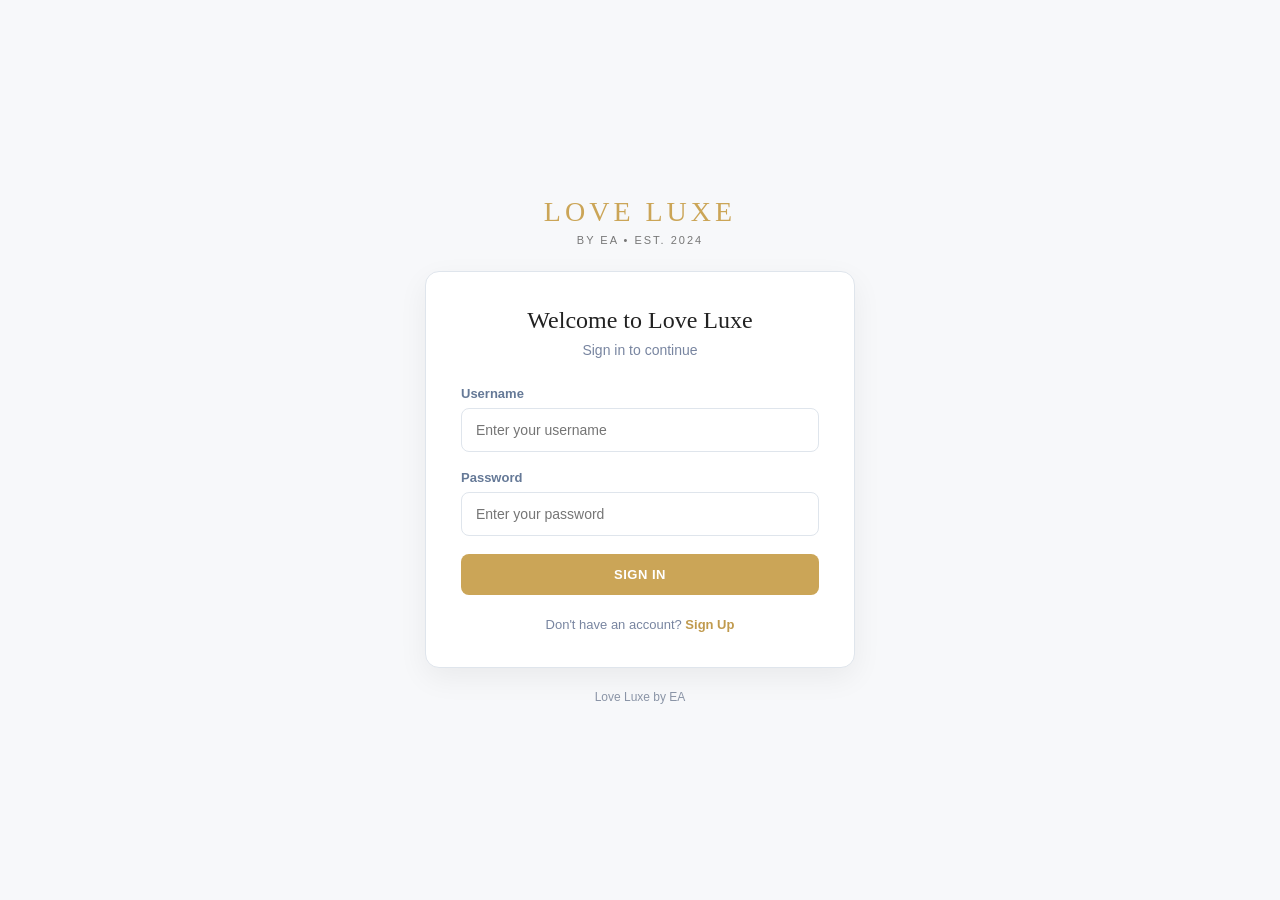
<file: index.html>
<!DOCTYPE html>
<html lang="en">
<head>
    <meta charset="UTF-8">
    <meta name="viewport" content="width=device-width, initial-scale=1.0">
    <title>Love Luxe - Sign In</title>
    <link rel="stylesheet" href="style.css">
</head>

<body>

    <div class="login-container">

        <div class="brand">
            <h1>LOVE LUXE</h1>
            <p>BY EA • EST. 2024</p>
        </div>

        <div class="login-card">

            <h2>Welcome to Love Luxe</h2>
            <p class="subtitle">Sign in to continue</p>

            <form id="loginForm">

                <label for="username">Username</label>
                <input
                    type="text"
                    id="username"
                    placeholder="Enter your username"
                    required
                >

                <label for="password">Password</label>
                <input
                    type="password"
                    id="password"
                    placeholder="Enter your password"
                    required
                >

                <button type="submit">SIGN IN</button>

            </form>

            <p id="loginMessage"></p>

            <div class="signup-text">
                Don't have an account?
                <a href="signup.html">Sign Up</a>
            </div>

        </div>

        <p class="footer">Love Luxe by EA</p>

    </div>

    <script src="script.js"></script>

</body>
</html>
</file>
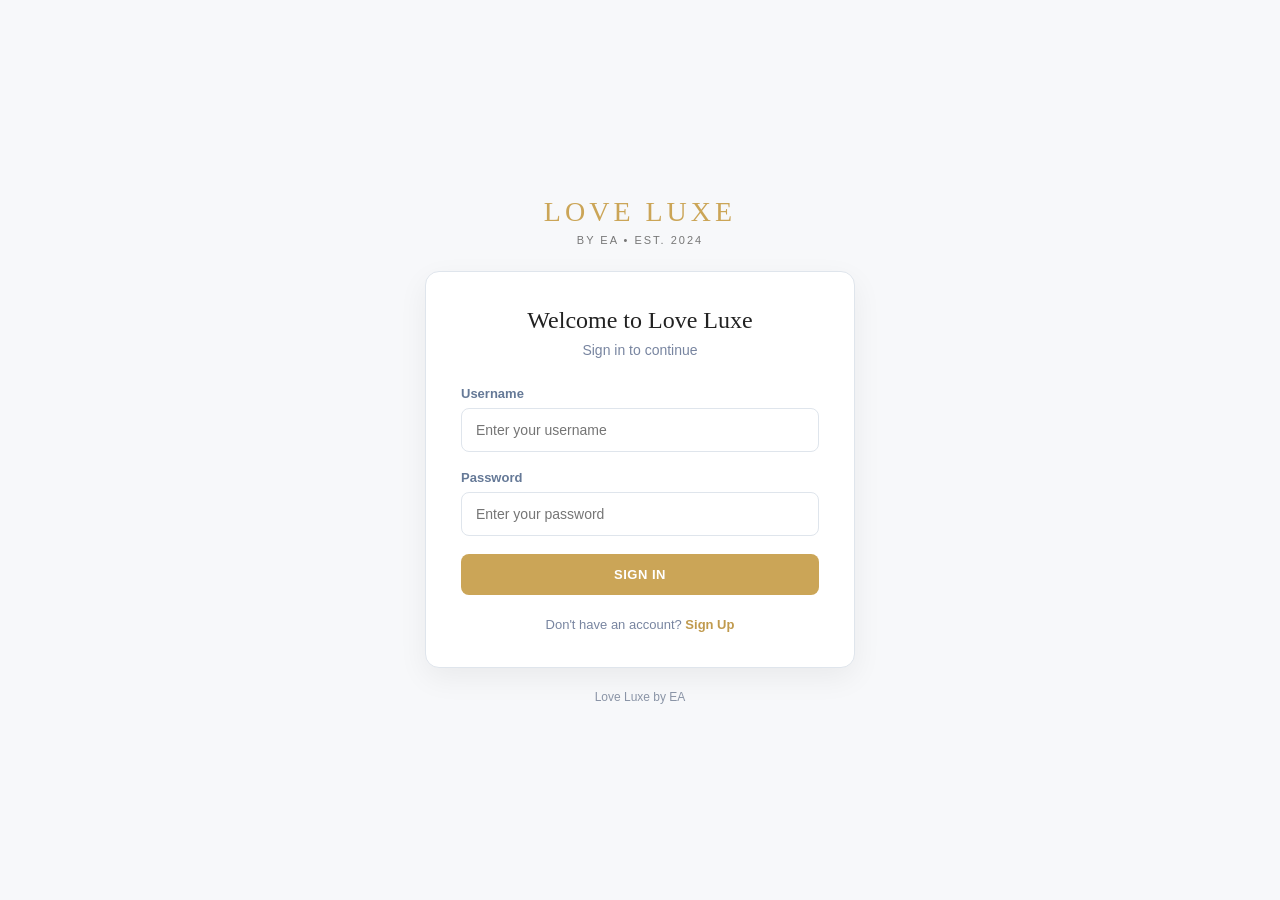
<file: customer.html>
<!DOCTYPE html>
<html lang="en">
<head>
    <meta charset="UTF-8">
    <meta name="viewport" content="width=device-width, initial-scale=1.0">
    <title>Love Luxe - Customer</title>
    <link rel="stylesheet" href="style.css">
</head>

<body>

    <div class="customer-page">

        <div class="customer-header">

            <div class="customer-brand">
                <h1>LOVE LUXE</h1>
                <p>BY EA • EST. 2024</p>
            </div>

            <button class="logout-button" onclick="logout()">
                LOG OUT
            </button>

        </div>

        <div class="customer-content">

            <div class="customer-card">

                <p class="small-title">CUSTOMER ACCOUNT</p>

                <h2 id="welcomeCustomer">
                    Welcome!
                </h2>

                <p>
                    Welcome to Love Luxe. You can browse our products,
                    place orders and manage your customer account.
                </p>

                <div class="customer-actions">

                    <div class="action-card">
                        <h3>Products</h3>
                        <p>Browse our available products.</p>
                        <button>VIEW PRODUCTS</button>
                    </div>

                    <div class="action-card">
                        <h3>My Orders</h3>
                        <p>View your orders and transactions.</p>
                        <button>MY ORDERS</button>
                    </div>

                    <div class="action-card">
                        <h3>Appointments</h3>
                        <p>Book and manage your appointments.</p>
                        <button>APPOINTMENTS</button>
                    </div>

                </div>

            </div>

        </div>

    </div>

    <script src="script.js"></script>

</body>
</html>
</file>
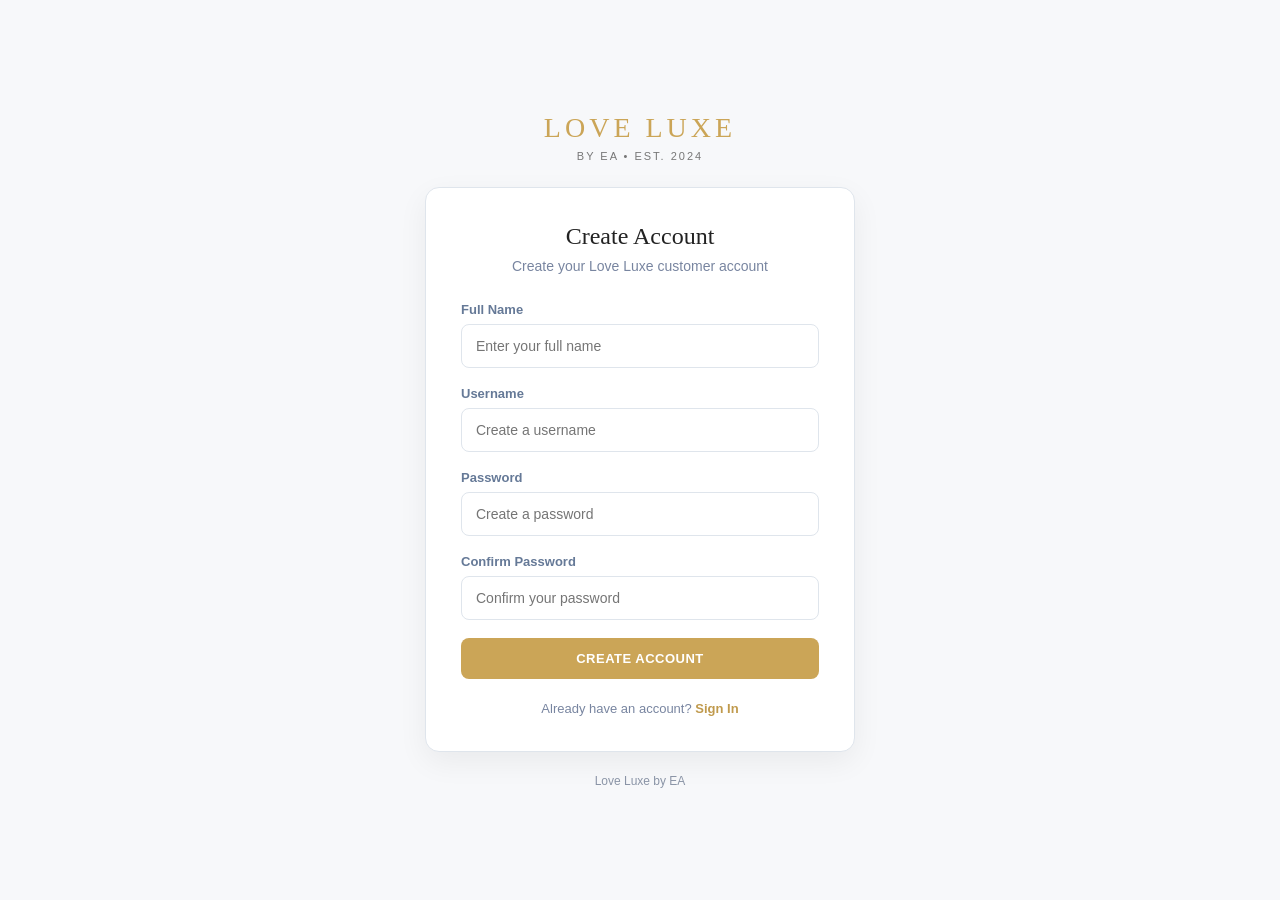
<file: signup.html>
<!DOCTYPE html>
<html lang="en">
<head>
    <meta charset="UTF-8">
    <meta name="viewport" content="width=device-width, initial-scale=1.0">
    <title>Love Luxe - Sign Up</title>
    <link rel="stylesheet" href="style.css">
</head>

<body>

    <div class="login-container">

        <div class="brand">
            <h1>LOVE LUXE</h1>
            <p>BY EA • EST. 2024</p>
        </div>

        <div class="login-card">

            <h2>Create Account</h2>
            <p class="subtitle">Create your Love Luxe customer account</p>

            <form id="signupForm">

                <label for="fullName">Full Name</label>
                <input
                    type="text"
                    id="fullName"
                    placeholder="Enter your full name"
                    required
                >

                <label for="newUsername">Username</label>
                <input
                    type="text"
                    id="newUsername"
                    placeholder="Create a username"
                    required
                >

                <label for="newPassword">Password</label>
                <input
                    type="password"
                    id="newPassword"
                    placeholder="Create a password"
                    required
                >

                <label for="confirmPassword">Confirm Password</label>
                <input
                    type="password"
                    id="confirmPassword"
                    placeholder="Confirm your password"
                    required
                >

                <button type="submit">CREATE ACCOUNT</button>

            </form>

            <p id="signupMessage"></p>

            <div class="signup-text">
                Already have an account?
                <a href="index.html">Sign In</a>
            </div>

        </div>

        <p class="footer">Love Luxe by EA</p>

    </div>

    <script src="script.js"></script>

</body>
</html>
</file>
<file: style.css>
* {
    box-sizing: border-box;
    margin: 0;
    padding: 0;
}

body {
    font-family: Arial, Helvetica, sans-serif;
    background: #f7f8fa;
    color: #172333;
    min-height: 100vh;
}

/* LOGIN AND SIGNUP */

.login-container {
    min-height: 100vh;
    display: flex;
    flex-direction: column;
    align-items: center;
    justify-content: center;
    padding: 30px 20px;
}

.brand {
    text-align: center;
    margin-bottom: 25px;
}

.brand h1 {
    font-family: Georgia, serif;
    font-size: 28px;
    font-weight: 500;
    letter-spacing: 4px;
    color: #cba557;
}

.brand p {
    margin-top: 6px;
    font-size: 11px;
    letter-spacing: 2px;
    color: #777777;
}

.login-card {
    width: 100%;
    max-width: 430px;
    background: white;
    border: 1px solid #dfe5ec;
    border-radius: 14px;
    padding: 35px;
    box-shadow: 0 10px 30px rgba(0, 0, 0, 0.06);
}

.login-card h2 {
    text-align: center;
    font-family: Georgia, serif;
    font-weight: 500;
    color: #222222;
    margin-bottom: 8px;
}

.subtitle {
    text-align: center;
    color: #7885a0;
    font-size: 14px;
    margin-bottom: 28px;
}

.login-card label {
    display: block;
    font-size: 13px;
    font-weight: bold;
    color: #657997;
    margin-bottom: 7px;
}

.login-card input {
    width: 100%;
    padding: 13px 14px;
    margin-bottom: 18px;
    border: 1px solid #dfe5ec;
    border-radius: 8px;
    font-size: 14px;
    outline: none;
    transition: 0.2s;
}

.login-card input:focus {
    border-color: #cba557;
}

.login-card button {
    width: 100%;
    padding: 13px;
    background: #cba557;
    color: white;
    border: none;
    border-radius: 8px;
    font-size: 13px;
    font-weight: bold;
    letter-spacing: 0.5px;
    cursor: pointer;
    transition: 0.2s;
}

.login-card button:hover {
    background: #b89448;
}

#loginMessage,
#signupMessage {
    text-align: center;
    font-size: 13px;
    margin-top: 15px;
}

.signup-text {
    text-align: center;
    margin-top: 22px;
    font-size: 13px;
    color: #7885a0;
}

.signup-text a {
    color: #c09a4d;
    font-weight: bold;
    text-decoration: none;
}

.signup-text a:hover {
    text-decoration: underline;
}

.footer {
    margin-top: 22px;
    color: #8a94a6;
    font-size: 12px;
}


/* CUSTOMER PAGE */

.customer-page {
    min-height: 100vh;
    background: #f7f8fa;
}

.customer-header {
    height: 85px;
    background: #111111;
    display: flex;
    align-items: center;
    justify-content: space-between;
    padding: 0 50px;
}

.customer-brand h1 {
    font-family: Georgia, serif;
    color: #d0a95c;
    font-size: 22px;
    letter-spacing: 3px;
    font-weight: 500;
}

.customer-brand p {
    color: #999999;
    font-size: 9px;
    letter-spacing: 2px;
    margin-top: 4px;
}

.logout-button {
    padding: 10px 18px;
    background: transparent;
    color: white;
    border: 1px solid #cba557;
    border-radius: 7px;
    cursor: pointer;
    font-size: 12px;
}

.logout-button:hover {
    background: #cba557;
}

.customer-content {
    padding: 45px;
}

.customer-card {
    max-width: 1100px;
    margin: auto;
    background: white;
    border: 1px solid #e1e5eb;
    border-radius: 14px;
    padding: 35px;
}

.small-title {
    color: #cba557;
    font-size: 11px;
    font-weight: bold;
    letter-spacing: 1.5px;
    margin-bottom: 10px;
}

.customer-card h2 {
    font-family: Georgia, serif;
    font-weight: 500;
    font-size: 28px;
    margin-bottom: 10px;
}

.customer-card > p:not(.small-title) {
    color: #718096;
    font-size: 14px;
    line-height: 1.6;
}

.customer-actions {
    display: grid;
    grid-template-columns: repeat(3, 1fr);
    gap: 20px;
    margin-top: 30px;
}

.action-card {
    border: 1px solid #e1e5eb;
    border-radius: 10px;
    padding: 25px;
}

.action-card h3 {
    margin-bottom: 8px;
    font-family: Georgia, serif;
}

.action-card p {
    color: #7885a0;
    font-size: 13px;
    margin-bottom: 20px;
}

.action-card button {
    padding: 10px 15px;
    background: #cba557;
    color: white;
    border: none;
    border-radius: 6px;
    cursor: pointer;
    font-size: 11px;
    font-weight: bold;
}

.action-card button:hover {
    background: #b89448;
}


/* MOBILE */

@media (max-width: 700px) {

    .login-card {
        padding: 25px;
    }

    .customer-header {
        padding: 0 20px;
    }

    .customer-content {
        padding: 20px;
    }

    .customer-card {
        padding: 25px;
    }

    .customer-actions {
        grid-template-columns: 1fr;
    }

}
</file>
